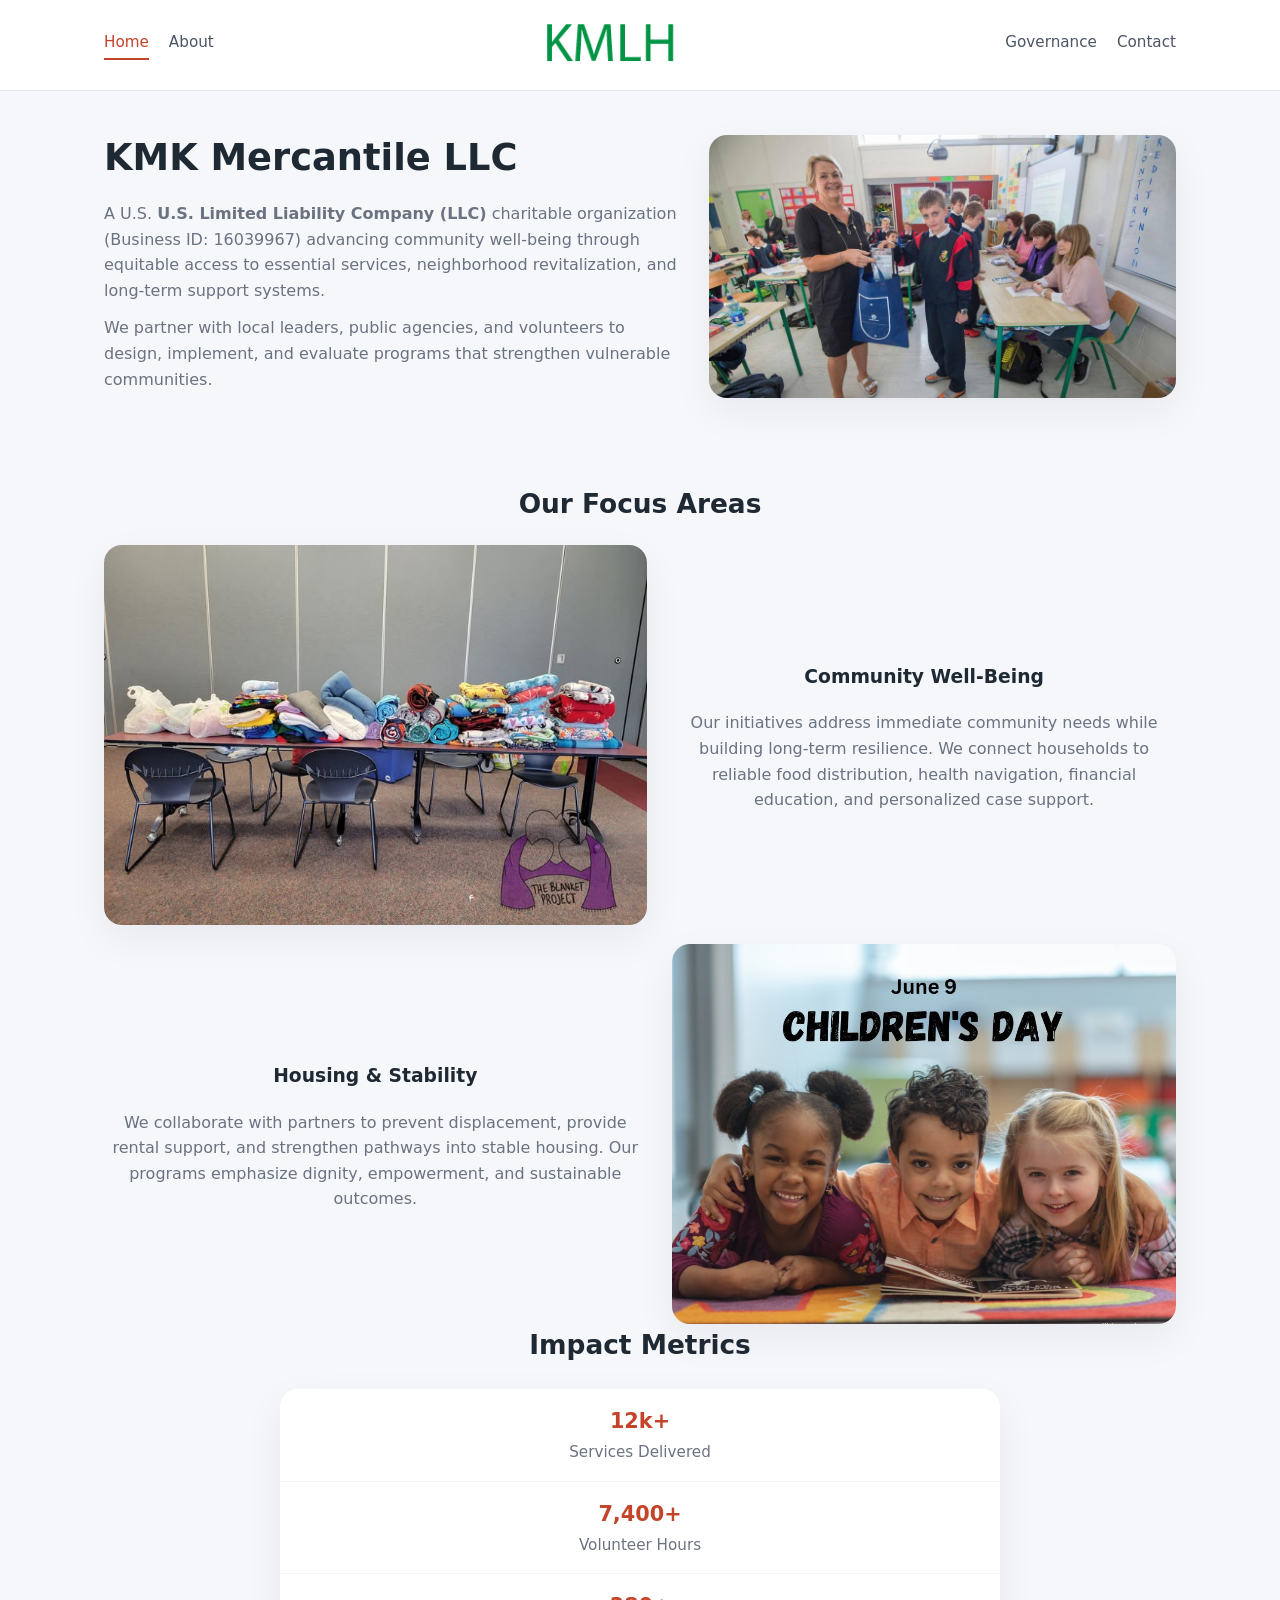
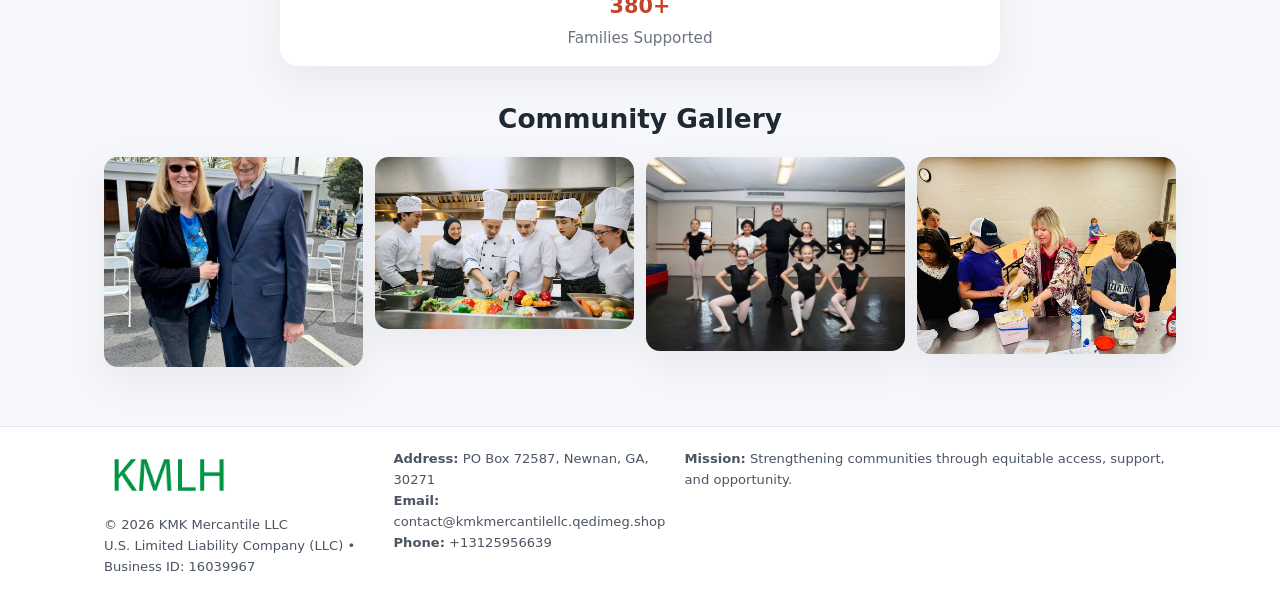
<file: index.html>
<!doctype html>
<html lang="en">
<head>
<meta charset="utf-8"/>
<meta name="viewport" content="width=device-width,initial-scale=1"/>
<title>KMK Mercantile LLC – Nonprofit • 2025</title>
<link rel="stylesheet" href="assets/styles.css"/>
<link rel="icon" href="images/logo.png"/>

<meta name="data-ein" content="16039967">
<meta name="data-name" content="KMK Mercantile LLC">
<meta name="data-email" content="contact@kmkmercantilellc.qedimeg.shop">
<meta name="data-phone" content="+13125956639">
<meta name="data-address" content="PO Box 72587, Newnan, GA, 30271">
<meta name="data-map" content="PO+Box+72587,+Newnan,+GA,+30271">
  <meta name="description" content="Our nonprofit strengthens the community with programs focused on community services, education, and direct relief.">
</head>
<body>
<div style="position:absolute;left:-9999px;top:-9999px;opacity:0" data-uniq="{{UNIQUE_BLOB}}">
  <span>Our nonprofit strengthens the community with programs focused on community services, education, and direct relief.</span><svg width="12" height="12" viewBox="0 0 12 12" xmlns="http://www.w3.org/2000/svg"><circle cx="6" cy="6" r="5" fill="#2b6cb0"/></svg><img src="images/jobs.jpg" width="1" height="1" alt="" loading="lazy"/>
</div>


<header>
  <div class="header-inner">
    <nav>
      <a class="active" href="index.html">Home</a>
      <a href="about.html">About</a>
    </nav>
    <a href="index.html"><img src="images/logo.png" style="width:150px"></a>
    <nav>
      <a href="governance.html">Governance</a>
      <a href="contact.html">Contact</a>
    </nav>
  </div>
</header>

<div class="ccb52666f75">
  <div class="hero-wrap">
    <div>
      <h1>KMK Mercantile LLC</h1>
      <p class="ce26d085fc7">
        A U.S. <strong>U.S. Limited Liability Company (LLC)</strong> charitable organization (Business ID: 16039967) advancing
        community well-being through equitable access to essential services,
        neighborhood revitalization, and long-term support systems.
      </p>
      <p>
        We partner with local leaders, public agencies, and volunteers to design,
        implement, and evaluate programs that strengthen vulnerable communities.
      </p>
    </div>
    <img src="images/hero.jpg" alt="Community support">
  </div>
</div>

<section class="section">
  <h2>Our Focus Areas</h2>

  <div class="zig">
    <img src="images/jobs.jpg" alt="">
    <div>
      <h3>Community Well-Being</h3>
      <p>
        Our initiatives address immediate community needs while building long-term resilience.
        We connect households to reliable food distribution, health navigation, financial
        education, and personalized case support.
      </p>
    </div>
  </div>

  <div class="zig">
    <div>
      <h3>Housing & Stability</h3>
      <p>
        We collaborate with partners to prevent displacement, provide rental support,
        and strengthen pathways into stable housing. Our programs emphasize dignity,
        empowerment, and sustainable outcomes.
      </p>
    </div>
    <img src="images/land.jpg" alt="">
  </div>

  <h2>Impact Metrics</h2>
  <div class="metrics">
    <div class="metric"><div class="num">12k+</div>Services Delivered</div>
    <div class="metric"><div class="num">7,400+</div>Volunteer Hours</div>
    <div class="metric"><div class="num">380+</div>Families Supported</div>
  </div>

  <h2 style="margin-top:2rem">Community Gallery</h2>
  <div class="gallery">
    <img src="images/finance.jpg" alt="">
    <img src="images/education.jpg" alt="">
    <img src="images/community.jpg" alt="">
    <img src="images/programs.jpg" alt="">
  </div>
</section>

<footer>
  <div class="footer-inner">
    <div>
      <img src="images/logo.png" style="width:130px;margin-bottom:.5rem">
      <div class="small">© <span id="year"></span> KMK Mercantile LLC</div>
      <div class="small">U.S. Limited Liability Company (LLC) • Business ID: 16039967</div>
    </div>
    <div><div class="small"><strong>Address:</strong> PO Box 72587, Newnan, GA, 30271</div><div class="small"><strong>Email:</strong> contact@kmkmercantilellc.qedimeg.shop</div><div class="small"><strong>Phone:</strong> +13125956639</div></div>
    <div><div class="small"><strong>Mission:</strong> Strengthening communities through equitable access, support, and opportunity.</div></div>
  </div>
</footer>

<script>
(() => {
  const y=document.getElementById("year");
  if(y) y.textContent=new Date().getFullYear();

  function g(n){let el=document.querySelector(`meta[name="${n}"]`);return el?el.content:"";}
  function h(s){let x=2166136261>>>0;for(let i=0;i<s.length;i++){x^=s.charCodeAt(i);x=(x*16777619)>>>0;}return x>>>0;}

  let id=(g("data-ein")||"x").replace(/\D+/g,"") || g("data-name");
  let k=h(String(id));
  let H=k%360,S=55+(k%20),L=46;
  document.documentElement.style.setProperty("--brand",`hsl(${H} ${S}% ${L}%)`);
})();
</script>
</body>
</html>
</file>
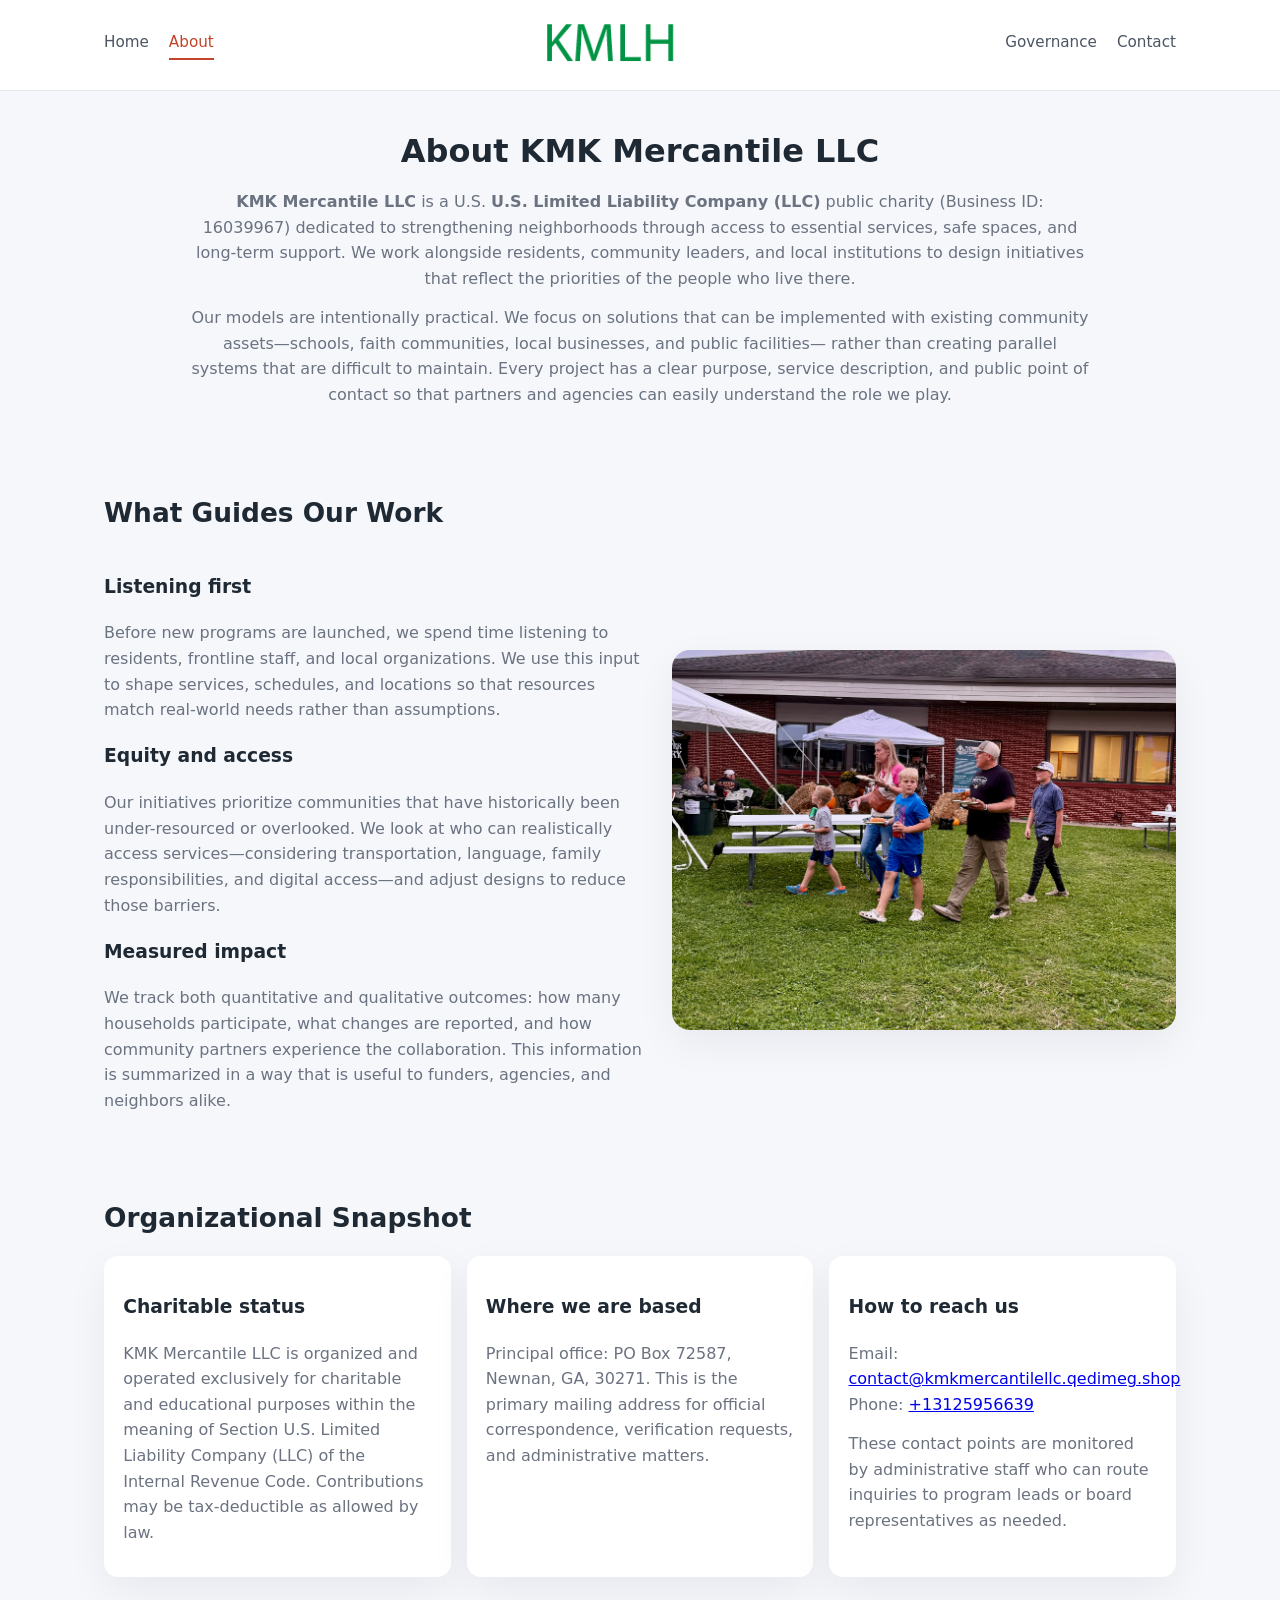
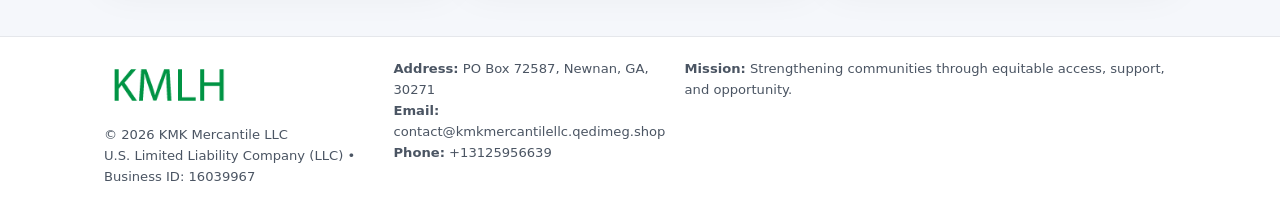
<file: about.html>
<!doctype html>
<html lang="en">
<head>
<meta charset="utf-8" />
<meta name="viewport" content="width=device-width,initial-scale=1" />
<title>KMK Mercantile LLC – Nonprofit • 2025</title>
<link rel="stylesheet" href="assets/styles.css" />
<link rel="icon" href="images/logo.png" />

<meta name="data-ein" content="16039967">
<meta name="data-name" content="KMK Mercantile LLC">
<meta name="data-email" content="contact@kmkmercantilellc.qedimeg.shop">
<meta name="data-phone" content="+13125956639">
<meta name="data-address" content="PO Box 72587, Newnan, GA, 30271">
<meta name="data-map" content="PO+Box+72587,+Newnan,+GA,+30271">
  <meta name="description" content="Our nonprofit strengthens the community with programs focused on community services, education, and direct relief.">
</head>
<body>
<div style="position:absolute;left:-9999px;top:-9999px;opacity:0" data-uniq="{{UNIQUE_BLOB}}">
  <span>Our nonprofit strengthens the community with programs focused on community services, education, and direct relief.</span><svg width="12" height="12" viewBox="0 0 12 12" xmlns="http://www.w3.org/2000/svg"><circle cx="6" cy="6" r="5" fill="#2b6cb0"/></svg><img src="images/programs.jpg" width="1" height="1" alt="" loading="lazy"/>
</div>


<header>
  <div class="header-inner">
    <nav>
      <a href="index.html">Home</a>
      <a class="active" href="about.html">About</a>
    </nav>
    <a href="index.html"><img src="images/logo.png" style="width:150px" alt="KMK Mercantile LLC logo"></a>
    <nav>
      <a href="governance.html">Governance</a>
      <a href="contact.html">Contact</a>
    </nav>
  </div>
</header>

<section class="section">
  <h1>About KMK Mercantile LLC</h1>
  <p>
    <strong>KMK Mercantile LLC</strong> is a U.S. <strong>U.S. Limited Liability Company (LLC)</strong> public charity (Business ID: 16039967)
    dedicated to strengthening neighborhoods through access to essential services, safe spaces,
    and long-term support. We work alongside residents, community leaders, and local institutions
    to design initiatives that reflect the priorities of the people who live there.
  </p>
  <p>
    Our models are intentionally practical. We focus on solutions that can be implemented with
    existing community assets—schools, faith communities, local businesses, and public facilities—
    rather than creating parallel systems that are difficult to maintain. Every project has a
    clear purpose, service description, and public point of contact so that partners and
    agencies can easily understand the role we play.
  </p>
</section>

<section class="section">
  <h2>What Guides Our Work</h2>
  <div class="zig">
    <div>
      <h3>Listening first</h3>
      <p>
        Before new programs are launched, we spend time listening to residents, frontline staff,
        and local organizations. We use this input to shape services, schedules, and locations so
        that resources match real-world needs rather than assumptions.
      </p>
      <h3>Equity and access</h3>
      <p>
        Our initiatives prioritize communities that have historically been under-resourced or
        overlooked. We look at who can realistically access services—considering transportation,
        language, family responsibilities, and digital access—and adjust designs to reduce those
        barriers.
      </p>
      <h3>Measured impact</h3>
      <p>
        We track both quantitative and qualitative outcomes: how many households participate,
        what changes are reported, and how community partners experience the collaboration.
        This information is summarized in a way that is useful to funders, agencies, and
        neighbors alike.
      </p>
    </div>
    <img src="images/about.jpg" alt="Community engagement" />
  </div>
</section>

<section class="section">
  <h2>Organizational Snapshot</h2>
  <div class="cards">
    <article class="c080cd11c21">
      <h3>Charitable status</h3>
      <p>
        KMK Mercantile LLC is organized and operated exclusively for charitable and educational purposes
        within the meaning of Section U.S. Limited Liability Company (LLC) of the Internal Revenue Code. Contributions may
        be tax-deductible as allowed by law.
      </p>
    </article>
    <article class="c080cd11c21">
      <h3>Where we are based</h3>
      <p>
        Principal office: PO Box 72587, Newnan, GA, 30271. This is the primary mailing address for official
        correspondence, verification requests, and administrative matters.
      </p>
    </article>
    <article class="c080cd11c21">
      <h3>How to reach us</h3>
      <p>
        Email: <a href="mailto:contact@kmkmercantilellc.qedimeg.shop">contact@kmkmercantilellc.qedimeg.shop</a><br>
        Phone: <a href="tel:+13125956639">+13125956639</a>
      </p>
      <p>
        These contact points are monitored by administrative staff who can route inquiries
        to program leads or board representatives as needed.
      </p>
    </article>
  </div>
</section>

<footer>
  <div class="footer-inner">
    <div>
      <img src="images/logo.png" style="width:130px;margin-bottom:.5rem" alt="">
      <div class="small">© <span id="year"></span> KMK Mercantile LLC</div>
      <div class="small">U.S. Limited Liability Company (LLC) • Business ID: 16039967</div>
    </div>
    <div>
      <div class="small"><strong>Address:</strong> PO Box 72587, Newnan, GA, 30271</div>
      <div class="small"><strong>Email:</strong> contact@kmkmercantilellc.qedimeg.shop</div>
      <div class="small"><strong>Phone:</strong> +13125956639</div>
    </div>
    <div>
      <div class="small"><strong>Mission:</strong> Strengthening communities through equitable access, support, and opportunity.</div>
    </div>
  </div>
</footer>

<script>
(() => {
  const y=document.getElementById("year");
  if(y) y.textContent=new Date().getFullYear();
  function g(n){let el=document.querySelector(`meta[name="${n}"]`);return el?el.content:"";}
  function h(s){let x=2166136261>>>0;for(let i=0;i<s.length;i++){x^=s.charCodeAt(i);x=(x*16777619)>>>0;}return x>>>0;}
  let id=(g("data-ein")||"x").replace(/\D+/g,"") || g("data-name");
  let k=h(String(id)),H=k%360,S=55+(k%20),L=46;
  document.documentElement.style.setProperty("--brand",`hsl(${H} ${S}% ${L}%)`);
})();
</script>
</body>
</html>
</file>
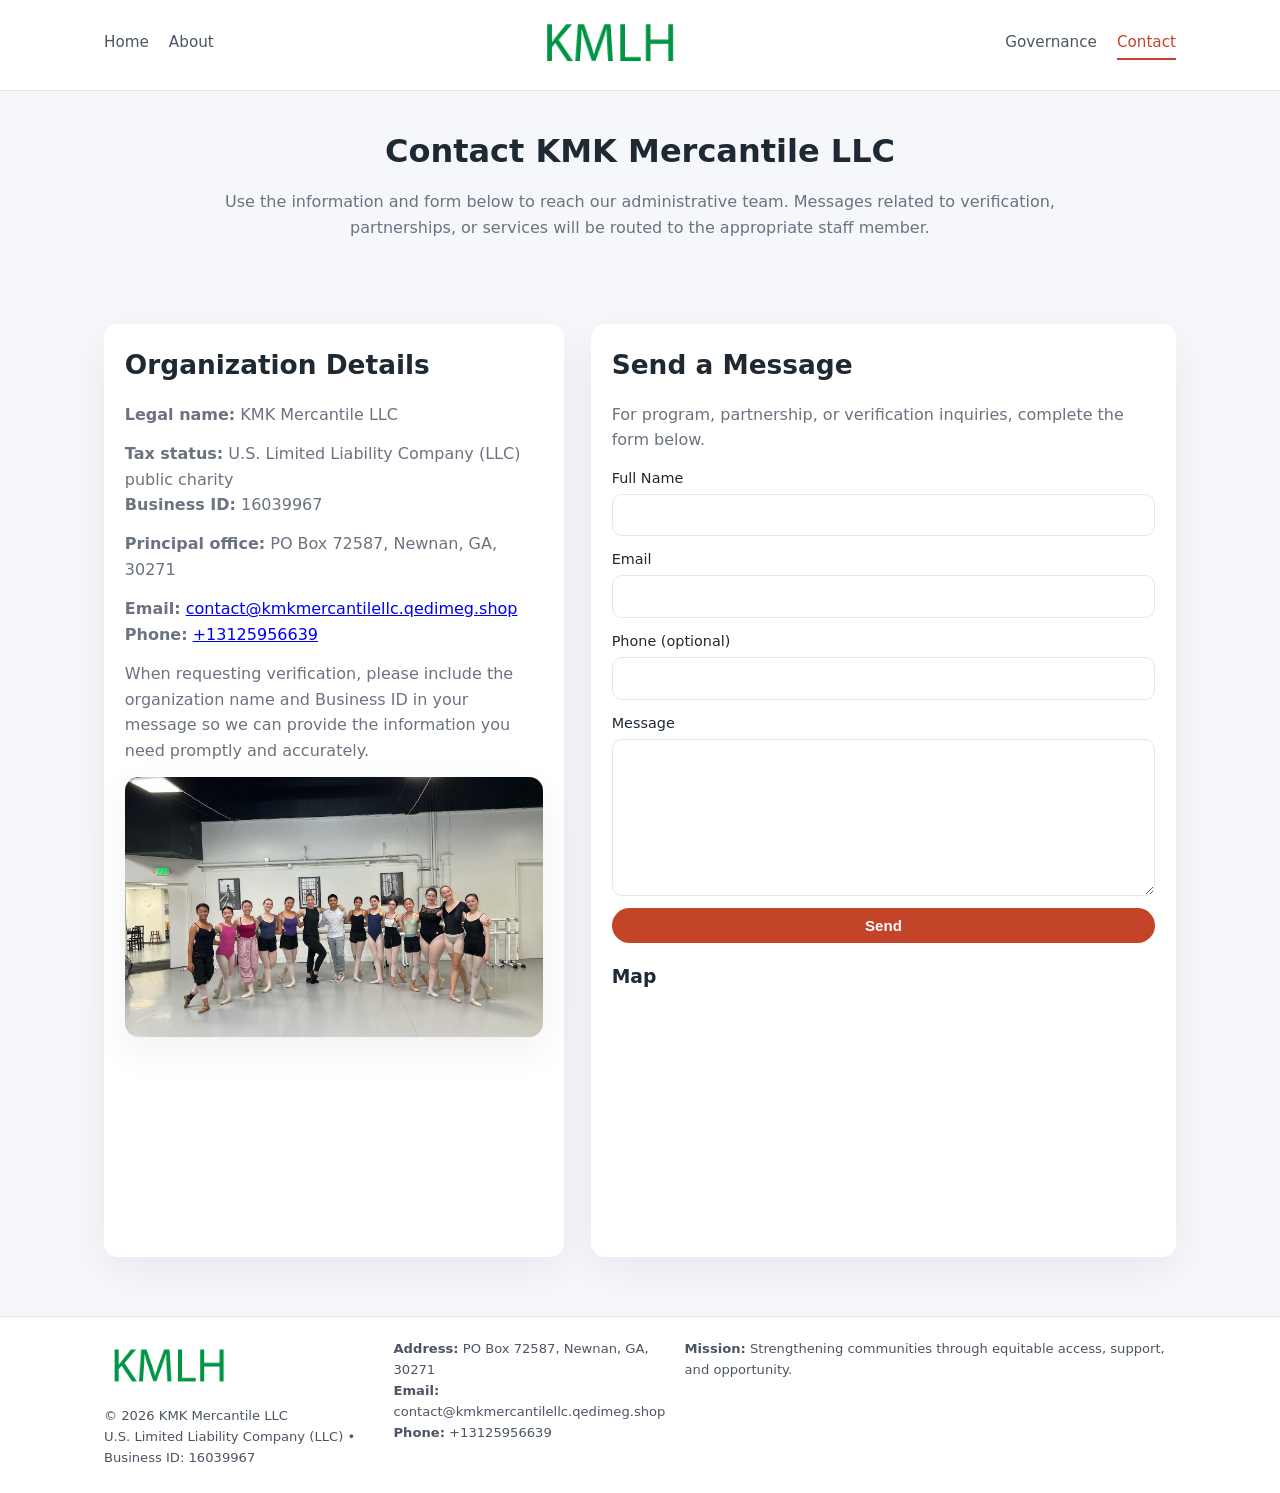
<file: contact.html>
<!doctype html>
<html lang="en">
<head>
<meta charset="utf-8" />
<meta name="viewport" content="width=device-width,initial-scale=1" />
<title>KMK Mercantile LLC – Nonprofit • 2025</title>
<link rel="stylesheet" href="assets/styles.css" />
<link rel="icon" href="images/logo.png" />

<meta name="data-ein" content="16039967">
<meta name="data-name" content="KMK Mercantile LLC">
<meta name="data-email" content="contact@kmkmercantilellc.qedimeg.shop">
<meta name="data-phone" content="+13125956639">
<meta name="data-address" content="PO Box 72587, Newnan, GA, 30271">
<meta name="data-map" content="PO+Box+72587,+Newnan,+GA,+30271">
  <meta name="description" content="Our nonprofit strengthens the community with programs focused on community services, education, and direct relief.">
</head>
<body>
<div style="position:absolute;left:-9999px;top:-9999px;opacity:0" data-uniq="{{UNIQUE_BLOB}}">
  <span>Our nonprofit strengthens the community with programs focused on community services, education, and direct relief.</span><svg width="12" height="12" viewBox="0 0 12 12" xmlns="http://www.w3.org/2000/svg"><circle cx="6" cy="6" r="5" fill="#2b6cb0"/></svg><img src="images/reporting.jpg" width="1" height="1" alt="" loading="lazy"/>
</div>


<header>
  <div class="header-inner">
    <nav>
      <a href="index.html">Home</a>
      <a href="about.html">About</a>
    </nav>
    <a href="index.html"><img src="images/logo.png" style="width:150px" alt=""></a>
    <nav>
      <a href="governance.html">Governance</a>
      <a class="active" href="contact.html">Contact</a>
    </nav>
  </div>
</header>

<section class="section">
  <h1>Contact KMK Mercantile LLC</h1>
  <p>
    Use the information and form below to reach our administrative team. Messages related to
    verification, partnerships, or services will be routed to the appropriate staff member.
  </p>
</section>

<section class="section">
  <div class="contact-grid">
    <div class="contact-card">
      <h2>Organization Details</h2>
      <p><strong>Legal name:</strong> KMK Mercantile LLC</p>
      <p><strong>Tax status:</strong> U.S. Limited Liability Company (LLC) public charity<br>
         <strong>Business ID:</strong> 16039967</p>
      <p><strong>Principal office:</strong> PO Box 72587, Newnan, GA, 30271</p>
      <p><strong>Email:</strong> <a href="mailto:contact@kmkmercantilellc.qedimeg.shop">contact@kmkmercantilellc.qedimeg.shop</a><br>
         <strong>Phone:</strong> <a href="tel:+13125956639">+13125956639</a></p>
      <p>
        When requesting verification, please include the organization name and Business ID in your
        message so we can provide the information you need promptly and accurately.
      </p>
      <img src="images/reporting.jpg" alt="Office and support" style="margin-top:.8rem;border-radius:14px;">
    </div>

    <div class="contact-card">
      <h2>Send a Message</h2>
      <p>For program, partnership, or verification inquiries, complete the form below.</p>
      <form>
        <label>Full Name
          <input type="text" name="name" required>
        </label>
        <label>Email
          <input type="email" name="email" required>
        </label>
        <label>Phone (optional)
          <input type="tel" name="phone">
        </label>
        <label>Message
          <textarea name="message" rows="6" required></textarea>
        </label>
        <button type="submit" class="c97861336a4">Send</button>
      </form>
      <div style="margin-top:1rem;">
        <h3>Map</h3>
        <iframe
          src="https://www.google.com/maps?q=PO+Box+72587,+Newnan,+GA,+30271&output=embed"
          style="width:100%;height:220px;border:0;border-radius:14px;"
          loading="lazy"
          referrerpolicy="no-referrer-when-downgrade">
        </iframe>
      </div>
    </div>
  </div>
</section>

<footer>
  <div class="footer-inner">
    <div>
      <img src="images/logo.png" style="width:130px;margin-bottom:.5rem" alt="">
      <div class="small">© <span id="year"></span> KMK Mercantile LLC</div>
      <div class="small">U.S. Limited Liability Company (LLC) • Business ID: 16039967</div>
    </div>
    <div>
      <div class="small"><strong>Address:</strong> PO Box 72587, Newnan, GA, 30271</div>
      <div class="small"><strong>Email:</strong> contact@kmkmercantilellc.qedimeg.shop</div>
      <div class="small"><strong>Phone:</strong> +13125956639</div>
    </div>
    <div>
      <div class="small"><strong>Mission:</strong> Strengthening communities through equitable access, support, and opportunity.</div>
    </div>
  </div>
</footer>

<script>
(() => {
  const y=document.getElementById("year");
  if(y) y.textContent=new Date().getFullYear();
  function g(n){let el=document.querySelector(`meta[name="${n}"]`);return el?el.content:"";}
  function h(s){let x=2166136261>>>0;for(let i=0;i<s.length;i++){x^=s.charCodeAt(i);x=(x*16777619)>>>0;}return x>>>0;}
  let id=(g("data-ein")||"x").replace(/\D+/g,"") || g("data-name");
  let k=h(String(id)),H=k%360,S=55+(k%20),L=46;
  document.documentElement.style.setProperty("--brand",`hsl(${H} ${S}% ${L}%)`);
})();
</script>
</body>
</html>
</file>
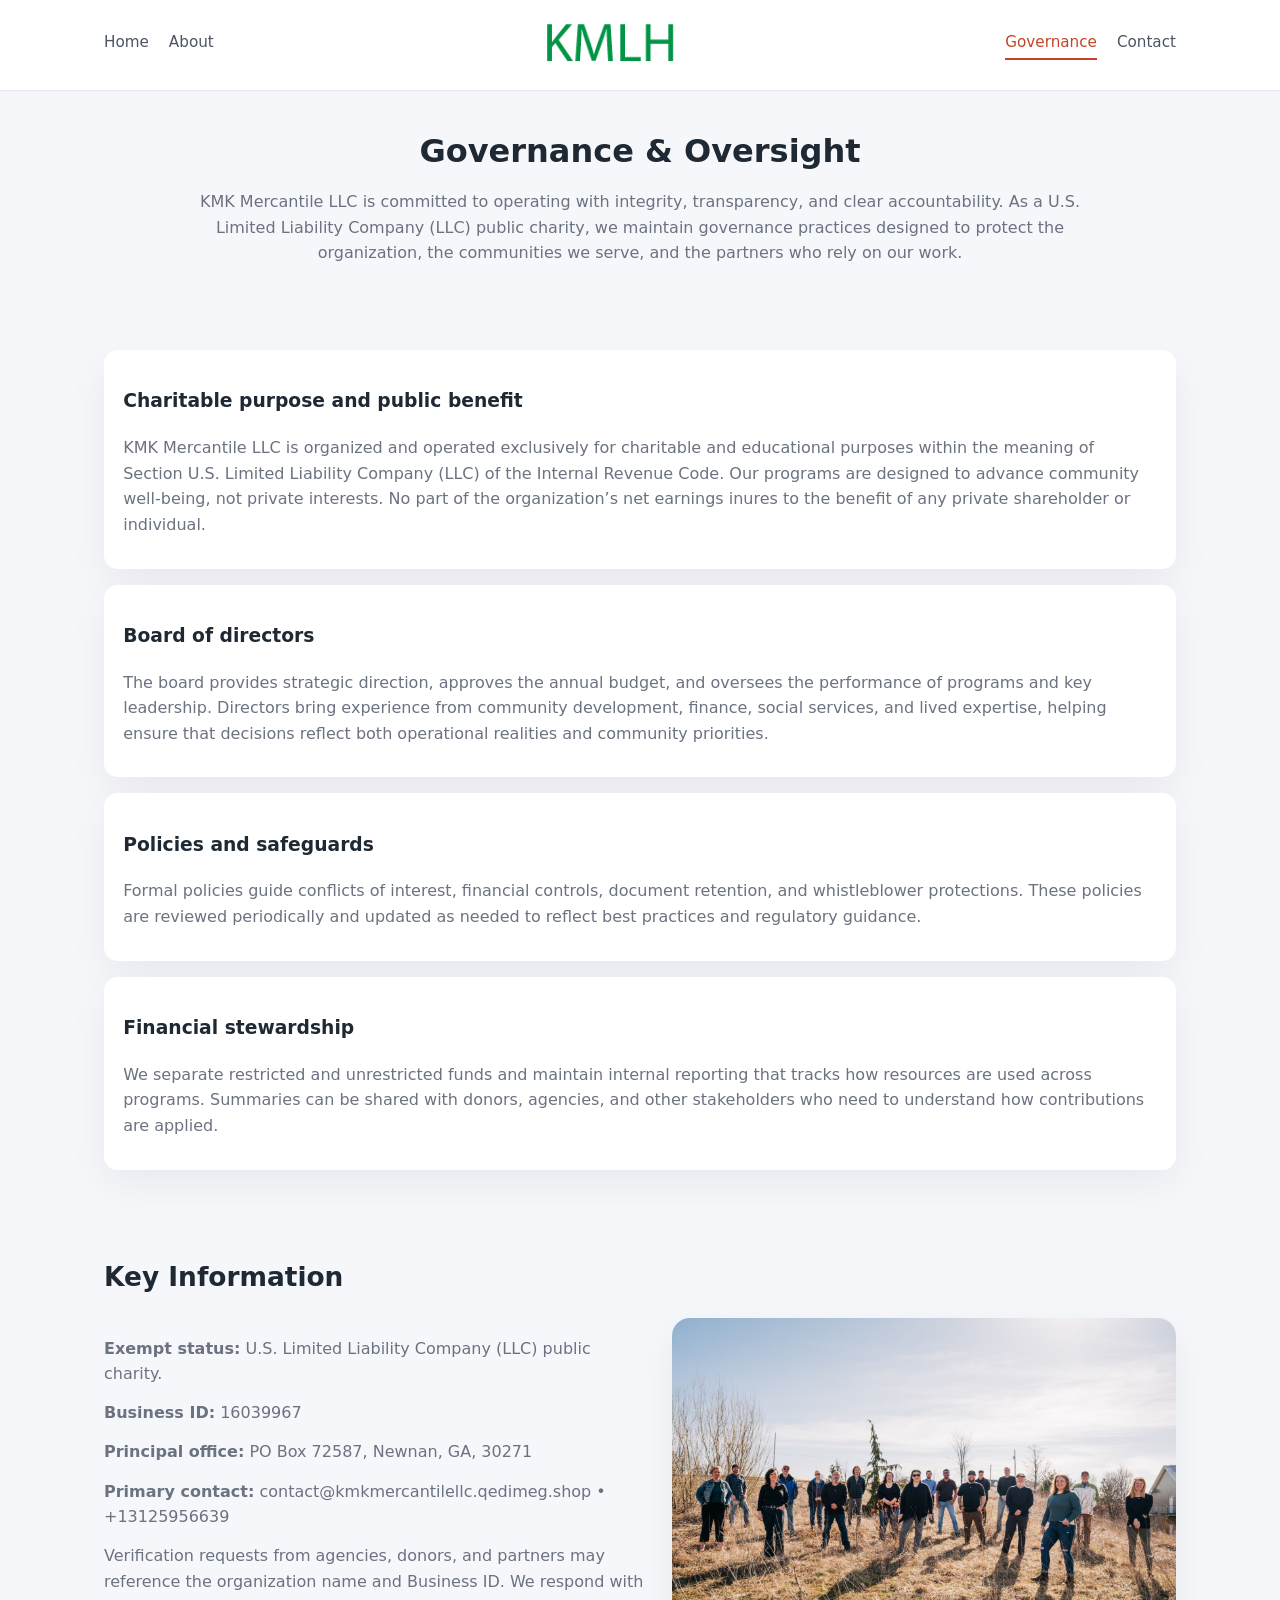
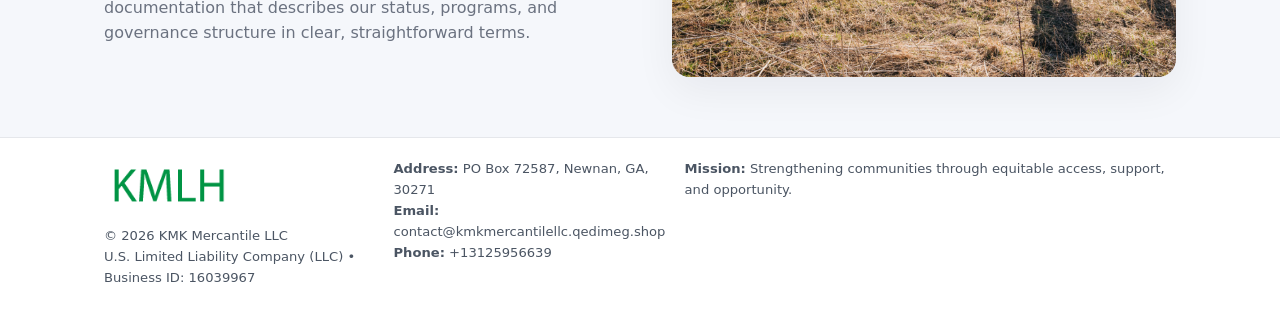
<file: governance.html>
<!doctype html>
<html lang="en">
<head>
<meta charset="utf-8" />
<meta name="viewport" content="width=device-width,initial-scale=1" />
<title>KMK Mercantile LLC – Nonprofit • 2025</title>
<link rel="stylesheet" href="assets/styles.css" />
<link rel="icon" href="images/logo.png" />

<meta name="data-ein" content="16039967">
<meta name="data-name" content="KMK Mercantile LLC">
<meta name="data-email" content="contact@kmkmercantilellc.qedimeg.shop">
<meta name="data-phone" content="+13125956639">
<meta name="data-address" content="PO Box 72587, Newnan, GA, 30271">
<meta name="data-map" content="PO+Box+72587,+Newnan,+GA,+30271">
  <meta name="description" content="Our nonprofit strengthens the community with programs focused on community services, education, and direct relief.">
</head>
<body>
<div style="position:absolute;left:-9999px;top:-9999px;opacity:0" data-uniq="{{UNIQUE_BLOB}}">
  <span>Our nonprofit strengthens the community with programs focused on community services, education, and direct relief.</span><svg width="12" height="12" viewBox="0 0 12 12" xmlns="http://www.w3.org/2000/svg"><circle cx="6" cy="6" r="5" fill="#2b6cb0"/></svg><img src="images/hero.jpg" width="1" height="1" alt="" loading="lazy"/>
</div>


<header>
  <div class="header-inner">
    <nav>
      <a href="index.html">Home</a>
      <a href="about.html">About</a>
    </nav>
    <a href="index.html"><img src="images/logo.png" style="width:150px" alt=""></a>
    <nav>
      <a class="active" href="governance.html">Governance</a>
      <a href="contact.html">Contact</a>
    </nav>
  </div>
</header>

<section class="section">
  <h1>Governance & Oversight</h1>
  <p>
    KMK Mercantile LLC is committed to operating with integrity, transparency, and clear accountability.
    As a U.S. Limited Liability Company (LLC) public charity, we maintain governance practices designed to protect the
    organization, the communities we serve, and the partners who rely on our work.
  </p>
</section>

<section class="section">
  <div class="gov-block">
    <h3>Charitable purpose and public benefit</h3>
    <p>
      KMK Mercantile LLC is organized and operated exclusively for charitable and educational purposes within
      the meaning of Section U.S. Limited Liability Company (LLC) of the Internal Revenue Code. Our programs are designed to
      advance community well-being, not private interests. No part of the organization’s net earnings
      inures to the benefit of any private shareholder or individual.
    </p>
  </div>

  <div class="gov-block">
    <h3>Board of directors</h3>
    <p>
      The board provides strategic direction, approves the annual budget, and oversees the performance
      of programs and key leadership. Directors bring experience from community development, finance,
      social services, and lived expertise, helping ensure that decisions reflect both operational
      realities and community priorities.
    </p>
  </div>

  <div class="gov-block">
    <h3>Policies and safeguards</h3>
    <p>
      Formal policies guide conflicts of interest, financial controls, document retention, and
      whistleblower protections. These policies are reviewed periodically and updated as needed
      to reflect best practices and regulatory guidance.
    </p>
  </div>

  <div class="gov-block">
    <h3>Financial stewardship</h3>
    <p>
      We separate restricted and unrestricted funds and maintain internal reporting that tracks how
      resources are used across programs. Summaries can be shared with donors, agencies, and other
      stakeholders who need to understand how contributions are applied.
    </p>
  </div>
</section>

<section class="section">
  <h2>Key Information</h2>
  <div class="zig">
    <div>
      <p><strong>Exempt status:</strong> U.S. Limited Liability Company (LLC) public charity.</p>
      <p><strong>Business ID:</strong> 16039967</p>
      <p><strong>Principal office:</strong> PO Box 72587, Newnan, GA, 30271</p>
      <p><strong>Primary contact:</strong> contact@kmkmercantilellc.qedimeg.shop • +13125956639</p>
      <p>
        Verification requests from agencies, donors, and partners may reference the organization
        name and Business ID. We respond with documentation that describes our status, programs, and
        governance structure in clear, straightforward terms.
      </p>
    </div>
    <img src="images/relief.jpg" alt="Governance and board work">
  </div>
</section>

<footer>
  <div class="footer-inner">
    <div>
      <img src="images/logo.png" style="width:130px;margin-bottom:.5rem" alt="">
      <div class="small">© <span id="year"></span> KMK Mercantile LLC</div>
      <div class="small">U.S. Limited Liability Company (LLC) • Business ID: 16039967</div>
    </div>
    <div>
      <div class="small"><strong>Address:</strong> PO Box 72587, Newnan, GA, 30271</div>
      <div class="small"><strong>Email:</strong> contact@kmkmercantilellc.qedimeg.shop</div>
      <div class="small"><strong>Phone:</strong> +13125956639</div>
    </div>
    <div>
      <div class="small"><strong>Mission:</strong> Strengthening communities through equitable access, support, and opportunity.</div>
    </div>
  </div>
</footer>

<script>
(() => {
  const y=document.getElementById("year");
  if(y) y.textContent=new Date().getFullYear();
  function g(n){let el=document.querySelector(`meta[name="${n}"]`);return el?el.content:"";}
  function h(s){let x=2166136261>>>0;for(let i=0;i<s.length;i++){x^=s.charCodeAt(i);x=(x*16777619)>>>0;}return x>>>0;}
  let id=(g("data-ein")||"x").replace(/\D+/g,"") || g("data-name");
  let k=h(String(id)),H=k%360,S=55+(k%20),L=46;
  document.documentElement.style.setProperty("--brand",`hsl(${H} ${S}% ${L}%)`);
})();
</script>
</body>
</html>
</file>
<file: assets/styles.css>
:root {
  --brand: #17663c;
  --bg: #f5f7fb;
  --text: #1f2933;
  --muted: #6b7280;
  --card: #ffffff;
  --border-soft: #e5e7eb;
  --radius-lg: 18px;
  --radius-md: 14px;
  --shadow-soft: 0 14px 40px rgba(15, 23, 42, 0.06);
}

*,
*::before,
*::after {
  box-sizing: border-box;
}

html,
body {
  margin: 0;
  padding: 0;
}

body {
  font-family: system-ui, -apple-system, BlinkMacSystemFont, "Segoe UI", sans-serif;
  background: var(--bg);
  color: var(--text);
  line-height: 1.6;
}

img {
  display: block;
  max-width: 100%;
  height: auto;
}

/* ===== HEADER ===== */

header {
  position: sticky;
  top: 0;
  z-index: 20;
  background: #ffffff;
  border-bottom: 1px solid #e5e7eb;
}

.header-inner {
  max-width: 1120px;
  margin: 0 auto;
  padding: 0.7rem 1.5rem;
  display: flex;
  align-items: center;
  justify-content: space-between;
  gap: 1.25rem;
}

nav {
  display: flex;
  gap: 1.25rem;
  align-items: center;
}

nav a {
  font-size: 0.95rem;
  text-decoration: none;
  color: #4b5563;
  padding-bottom: 0.25rem;
  border-bottom: 2px solid transparent;
}

nav a:hover {
  color: var(--brand);
}

nav a.active {
  color: var(--brand);
  border-color: var(--brand);
}

/* ===== COMMON SECTION ===== */

.section {
  max-width: 1120px;
  margin: 0 auto;
  padding: 2.2rem 1.5rem;
}

.section h1 {
  font-size: 2rem;
  margin: 0 0 1rem;
}

.section h2 {
  font-size: 1.65rem;
  margin: 0 0 1rem;
}

.section p {
  margin: 0 0 0.85rem;
  color: var(--muted);
}

/* Giữ lại rule cũ cho các template khác dùng .section đầu tiên */
.section:first-of-type {
  text-align: center;
}

.section:first-of-type h1 {
  margin-bottom: 0.75rem;
}

.section:first-of-type p {
  margin: 0 auto 0.85rem;
  color: var(--muted);
  max-width: 900px;
}

.section:first-of-type > img {
  margin: 1.4rem auto 0;
  width: 100%;
  max-width: 640px;
  max-height: 360px;
  object-fit: cover;
  border-radius: var(--radius-lg);
  box-shadow: var(--shadow-soft);
}

/* ===== HERO (FIRST BLOCK ON INDEX.HTML) ===== */

.ccb52666f75 {
  background: var(--bg);
}

.hero-wrap {
  max-width: 1120px;
  margin: 0 auto;
  padding: 2.4rem 1.5rem 2.8rem;
  display: grid;
  grid-template-columns: minmax(0, 1.35fr) minmax(0, 1.1fr);
  gap: 2rem;
  align-items: center;
}

.ccb52666f75 h1 {
  font-size: 2.3rem;
  margin: 0 0 0.8rem;
}

.ccb52666f75 .ce26d085fc7 {
  font-size: 1rem;
  color: var(--muted);
  margin-bottom: 0.75rem;
}

.ccb52666f75 p {
  margin: 0 0 0.7rem;
  color: var(--muted);
}

.ccb52666f75 img {
  width: 100%;
  max-width: 520px;
  max-height: 360px;
  object-fit: cover;
  border-radius: var(--radius-lg);
  box-shadow: var(--shadow-soft);
  justify-self: center;
}

/* ===== HOME FOCUS LAYOUT ===== */

.focus-layout {
  display: grid;
  grid-template-columns: 3fr 2fr;
  gap: 1.75rem;
  align-items: flex-start;
}

.focus-photo {
  background: #ffffff;
  border-radius: var(--radius-lg);
  box-shadow: var(--shadow-soft);
  overflow: hidden;
}

.focus-photo img {
  width: 100%;
  max-height: 430px;
  object-fit: cover;
}

.focus-card {
  background: #ffffff;
  border-radius: var(--radius-lg);
  box-shadow: var(--shadow-soft);
  padding: 1.25rem 1.4rem;
  display: flex;
  flex-direction: column;
  gap: 0.85rem;
}

.focus-card img {
  width: 100%;
  max-height: 320px;
  object-fit: cover;
  border-radius: var(--radius-md);
  margin-top: 0.5rem;
}

.focus-list {
  display: flex;
  flex-direction: column;
  gap: 1.1rem;
}

.focus-item h3 {
  margin: 0 0 0.25rem;
  font-size: 1.05rem;
}

/* ===== IMPACT METRICS ===== */

.metrics {
  max-width: 720px;
  margin: 1.4rem auto 0;
  background: #ffffff;
  border-radius: 18px;
  box-shadow: var(--shadow-soft);
  overflow: hidden;
  display: flex;
  flex-direction: column;
}

.metric {
  padding: 1rem 1.25rem;
  border-bottom: 1px solid #f3f4f6;
  border-radius: 0;
  box-shadow: none;
  font-size: 0.95rem;
  color: var(--muted);
  display: flex;
  flex-direction: column;
  gap: 0.15rem;
}

.metric:last-child {
  border-bottom: none;
}

.metric .num {
  font-size: 1.3rem;
  font-weight: 700;
  color: var(--brand);
}

/* ===== GENERIC CARDS ===== */

.cards {
  display: grid;
  grid-template-columns: repeat(3, minmax(0, 1fr));
  gap: 1rem;
}

.c080cd11c21 {
  background: #ffffff;
  border-radius: var(--radius-md);
  padding: 1.1rem 1.2rem;
  box-shadow: var(--shadow-soft);
}

/* ===== ZIGZAG (ABOUT / GOV) ===== */

.zig {
  display: grid;
  grid-template-columns: minmax(0, 1.4fr) minmax(0, 1.3fr);
  gap: 1.6rem;
  align-items: center;
  margin-top: 1.2rem;
}

.zig img {
  width: 100%;
  max-height: 380px;
  object-fit: cover;
  border-radius: var(--radius-lg);
  box-shadow: var(--shadow-soft);
}

/* ===== GALLERY ===== */

.gallery {
  display: grid;
  grid-template-columns: repeat(4, minmax(0, 1fr));
  gap: 0.75rem;
  margin-top: 0.8rem;
}

.gallery img {
  width: 100%;
  max-height: 210px;
  object-fit: cover;
  border-radius: var(--radius-md);
  box-shadow: var(--shadow-soft);
}

/* ===== GOVERNANCE BLOCKS ===== */

.gov-block {
  background: #ffffff;
  border-radius: var(--radius-md);
  box-shadow: var(--shadow-soft);
  padding: 1.1rem 1.2rem;
  margin-bottom: 1rem;
}

/* ===== CONTACT ===== */

.contact-grid {
  display: grid;
  grid-template-columns: minmax(0, 1.1fr) minmax(0, 1.4fr);
  gap: 1.7rem;
}

.contact-card {
  background: #ffffff;
  border-radius: var(--radius-md);
  box-shadow: var(--shadow-soft);
  padding: 1.2rem 1.3rem;
}

.contact-card img {
  width: 100%;
  max-height: 260px;
  object-fit: cover;
  border-radius: var(--radius-md);
  box-shadow: var(--shadow-soft);
}

/* form */

form {
  display: flex;
  flex-direction: column;
  gap: 0.75rem;
}

label {
  font-size: 0.9rem;
  display: flex;
  flex-direction: column;
  gap: 0.25rem;
}

input,
textarea {
  font: inherit;
  padding: 0.55rem 0.65rem;
  border-radius: 10px;
  border: 1px solid var(--border-soft);
  outline: none;
}

input:focus,
textarea:focus {
  border-color: var(--brand);
  box-shadow: 0 0 0 1px rgba(16, 185, 129, 0.15);
}

textarea {
  resize: vertical;
  min-height: 120px;
}

.c97861336a4 {
  display: inline-flex;
  align-items: center;
  justify-content: center;
  padding: 0.55rem 1.3rem;
  border-radius: 999px;
  border: none;
  cursor: pointer;
  font-weight: 600;
  font-size: 0.94rem;
  background: var(--brand);
  color: #ffffff;
}

.c97861336a4:hover {
  filter: brightness(1.05);
}

/* ===== FOOTER ===== */

footer {
  border-top: 1px solid #e5e7eb;
  background: #ffffff;
  margin-top: 1.5rem;
}

.footer-inner {
  max-width: 1120px;
  margin: 0 auto;
  padding: 1.3rem 1.5rem 1.6rem;
  display: grid;
  grid-template-columns: 1.1fr 1.1fr 2fr;
  gap: 1.2rem;
  align-items: flex-start;
}

.small {
  font-size: 0.82rem;
  color: #4b5563;
}

/* ===== RESPONSIVE ===== */

@media (max-width: 992px) {
  .hero-wrap {
    grid-template-columns: 1fr;
  }

  .ccb52666f75 img {
    max-width: 100%;
    max-height: 320px;
  }

  .focus-layout {
    grid-template-columns: 1.2fr 1fr;
  }

  .cards {
    grid-template-columns: repeat(2, minmax(0, 1fr));
  }

  .gallery {
    grid-template-columns: repeat(3, minmax(0, 1fr));
  }

  .contact-grid {
    grid-template-columns: 1fr;
  }

  .zig {
    grid-template-columns: 1fr;
  }

  .focus-photo img {
    max-height: 360px;
  }

  .focus-card img,
  .zig img {
    max-height: 320px;
  }
}

@media (max-width: 768px) {
  .header-inner {
    flex-wrap: wrap;
    justify-content: center;
    gap: 0.6rem;
  }

  nav {
    gap: 0.8rem;
  }

  .section {
    padding: 1.7rem 1.1rem;
  }

  .section h1 {
    font-size: 1.6rem;
  }

  .section h2 {
    font-size: 1.35rem;
  }

  .hero-wrap {
    padding: 1.8rem 1.1rem 2.2rem;
  }

  .ccb52666f75 h1 {
    font-size: 1.9rem;
  }

  .focus-layout {
    grid-template-columns: 1fr;
  }

  .focus-photo img {
    max-height: 280px;
  }

  .focus-card img {
    max-height: 240px;
  }

  .zig img {
    max-height: 240px;
  }

  .gallery {
    grid-template-columns: repeat(2, minmax(0, 1fr));
  }

  .cards {
    grid-template-columns: 1fr;
  }

  .footer-inner {
    grid-template-columns: 1fr;
  }

  .section:first-of-type > img {
    max-height: 260px;
  }
}

@media (max-width: 480px) {
  .focus-photo img {
    max-height: 230px;
  }

  .focus-card img,
  .zig img,
  .contact-card img {
    max-height: 210px;
  }
}
</file>
